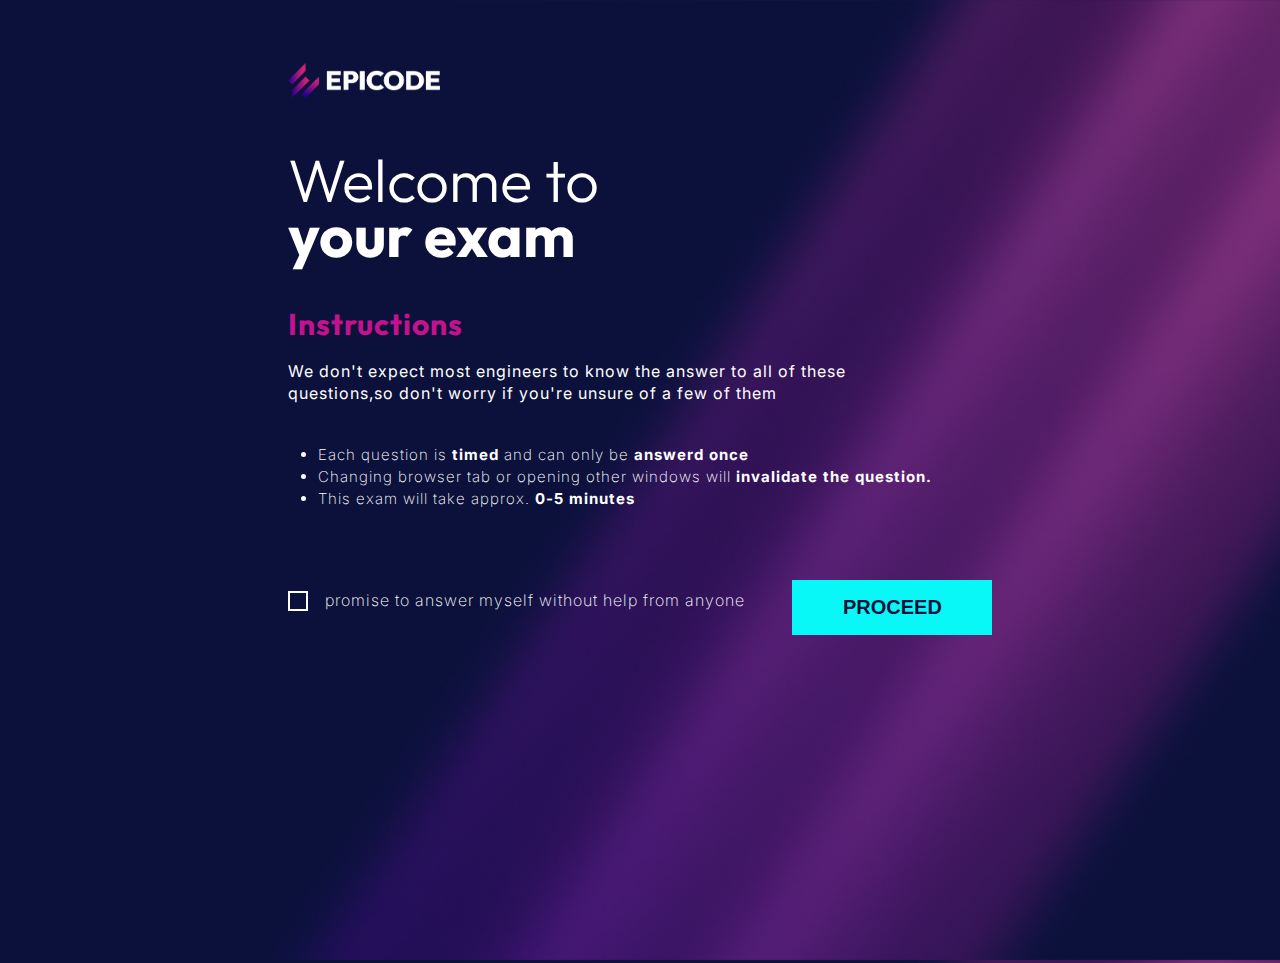
<file: index.html>
<!DOCTYPE html>
<html lang="en">
  <head>
    <meta charset="UTF-8" />
    <meta http-equiv="X-UA-Compatible" content="IE=edge" />
    <meta name="viewport" content="width=device-width, initial-scale=1.0" />
    <link rel="stylesheet" href="./css-file/style.css" />

    <link rel="preconnect" href="https://fonts.googleapis.com" />
    <link rel="preconnect" href="https://fonts.gstatic.com" crossorigin />
    <link
      href="https://fonts.googleapis.com/css2?family=Inter:wght@100;200;300;400;500;600&family=Outfit:wght@100;200;300;400;500;600;700;800;900&display=swap"
      rel="stylesheet"
    />

    <title>Home Page</title>
  </head>
  <body>
    <div class="container">
      <div class="header">
        <div class="logo">
          <a href="./index.html"
            ><img id="logoImg" src="./assets/epicode_logo.png" alt=""
          /></a>
        </div>
        <div class="content">
          <h1>Welcome to</h1>
          <h2>your exam</h2>
        </div>
        <div class="textContent">
          <h3>Instructions</h3>
          <p>
            We don't expect most engineers to know the answer to all of these<br />
            questions,so don't worry if you're unsure of a few of them
          </p>
          <ul>
            <li>
              Each question is <span>timed </span>and can only be
              <span>answerd once</span>
            </li>
            <li>
              Changing browser tab or opening other windows will
              <span>invalidate the question.</span>
            </li>
            <li>This exam will take approx. <span>0-5 minutes</span></li>
          </ul>
        </div>
        <div class="footerPart">
          <p>
            <input id="check-box" type="checkbox" />
            <label>
              <span class="custom-checkbox"></span
              ><span id="checkbocText">
                promise to answer myself without help from anyone</span
              >
            </label>
            <!-- <input type="checkbox" name="" id="checkBox" /> I promise to answer
            myself without help from anyone -->
          </p>
          <button id="prceedBtn"><a href="./benchmark.html">PROCEED</a></button>
        </div>
      </div>
    </div>
    <script type="text/javascript" src="./javascript-file/index.js"></script>
  </body>
</html>
</file>
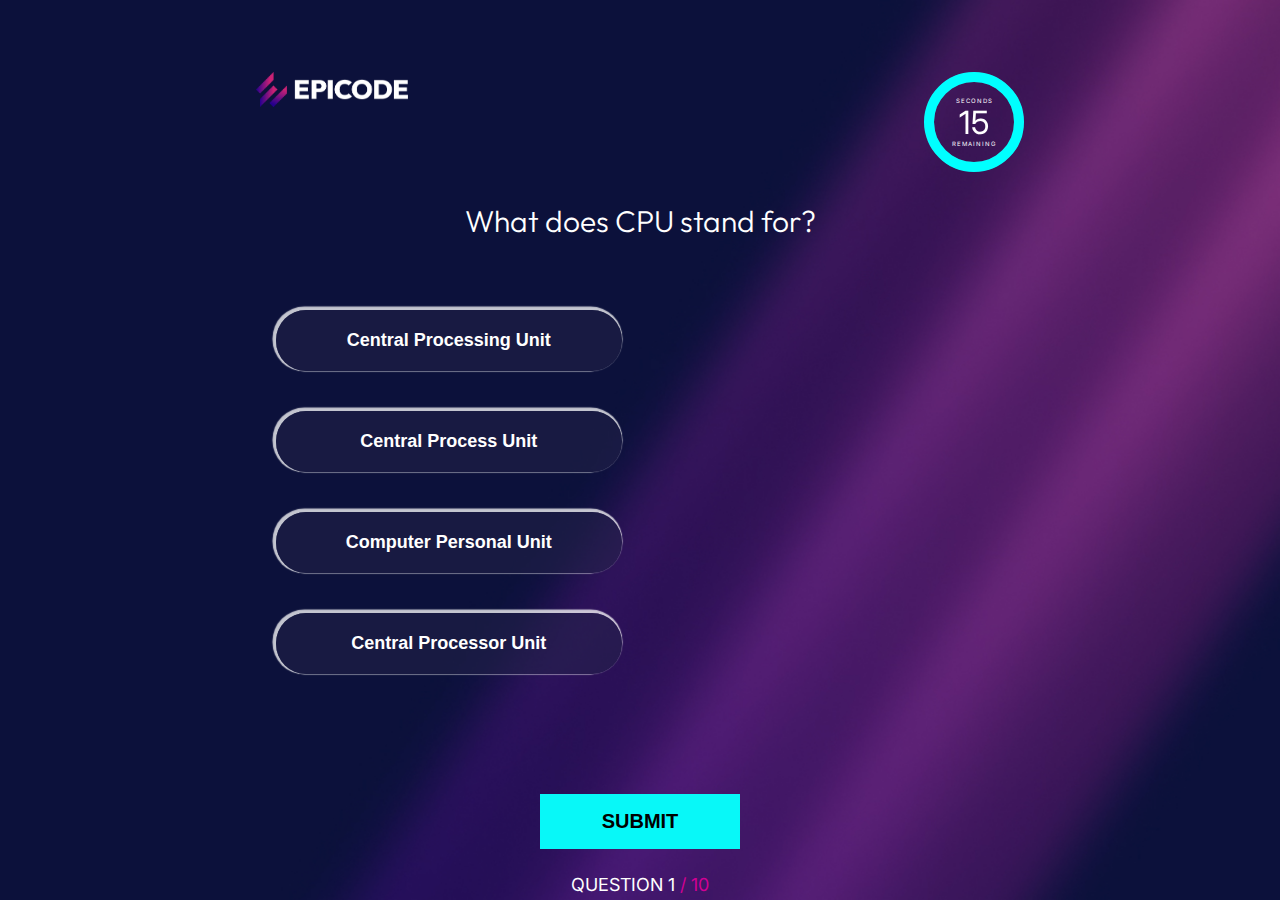
<file: benchmark.html>
<!DOCTYPE html>
<html lang="en">
  <head>
    <meta charset="UTF-8" />
    <meta http-equiv="X-UA-Compatible" content="IE=edge" />
    <meta name="viewport" content="width=device-width, initial-scale=1.0" />
    <link rel="stylesheet" href="./css-file/benchmark.css" />

    <link rel="preconnect" href="https://fonts.googleapis.com" />
    <link rel="preconnect" href="https://fonts.gstatic.com" crossorigin />
    <link
      href="https://fonts.googleapis.com/css2?family=Inter:wght@100;200;300;400;500;600&family=Outfit:wght@100;200;300;400;500;600;700;800;900&display=swap"
      rel="stylesheet"
    />
    <title>Benchmark</title>
  </head>
  <body>
    <div class="container">
      <div class="logo">
        <a href="./index.html"
          ><img id="logoImg" src="./assets/epicode_logo.png" alt=""
        /></a>
      </div>
      <div id="timerContainer">
        <span id="seconds">SECONDS</span>
        <span id="remaining">REMAINING</span>
        <div id="app"></div>
      </div>
      <div id="questions-container"></div>

      <div class="footerContainer">
        <button id="submitBtn">SUBMIT</button>
        <button class="display-not" id="proceedBtn">
          <a href="./result.html">PROCEED</a>
        </button>
        <p id="question-count">
          QUESTION <span id="questionNumber">1</span
          ><span id="questionTotal"> / 10</span>
        </p>
      </div>
    </div>

    <script src="./javascript-file/benchmark.js"></script>
  </body>
</html>
</file>
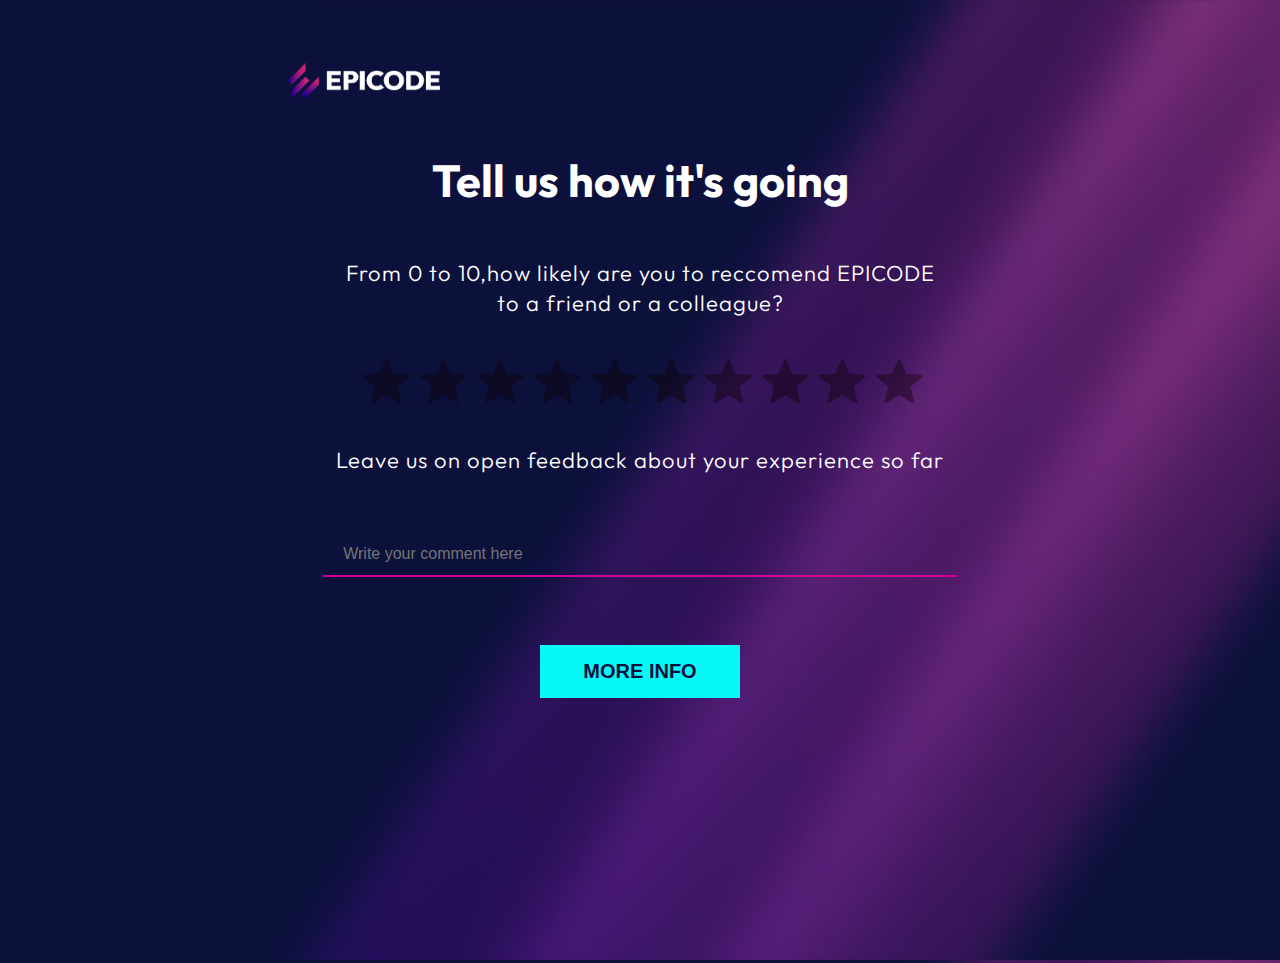
<file: feedback-page.html>
<!DOCTYPE html>
<html lang="en">
  <head>
    <meta charset="UTF-8" />
    <meta http-equiv="X-UA-Compatible" content="IE=edge" />
    <meta name="viewport" content="width=device-width, initial-scale=1.0" />
    <link rel="stylesheet" href="./feedback-page.css" />

    <link rel="preconnect" href="https://fonts.googleapis.com" />
    <link rel="preconnect" href="https://fonts.gstatic.com" crossorigin />
    <link
      href="https://fonts.googleapis.com/css2?family=Inter:wght@100;200;300;400;500;600&family=Outfit:wght@100;200;300;400;500;600;700;800;900&display=swap"
      rel="stylesheet"
    />

    <title>Benchmark-app</title>
  </head>
  <body>
    <div class="container">
      <div class="header">
        <div class="logo">
          <img id="logoImg" src="./assets/epicode_logo.png" alt="" />
        </div>
        <div class="content">
          <h2>Tell us how it's going</h2>
        </div>
        <div class="textContent">
          <p>
            From 0 to 10,how likely are you to reccomend EPICODE<br />
            to a friend or a colleague?
          </p>
          <ul class="starIcons">
            <li class="icon">
              <svg
                id="star"
                width="47"
                height="46"
                viewBox="0 0 47 46"
                fill="none"
                xmlns="http://www.w3.org/2000/svg"
              >
                <path
                  class="singleStar"
                  d="M22.2044 1.55551C22.6143 0.569963 24.0104 0.569964 24.4203 1.55552L29.9874 14.9402C30.1602 15.3557 30.5509 15.6396 30.9994 15.6756L45.4494 16.834C46.5134 16.9193 46.9448 18.2471 46.1341 18.9415L35.1248 28.3722C34.7831 28.6649 34.6338 29.1242 34.7382 29.5619L38.1018 43.6626C38.3494 44.7009 37.2199 45.5215 36.309 44.9651L23.9379 37.4089C23.5538 37.1743 23.0709 37.1743 22.6868 37.4089L10.3157 44.9651C9.40478 45.5215 8.27528 44.7009 8.52295 43.6626L11.8865 29.5619C11.9909 29.1242 11.8416 28.6649 11.4999 28.3722L0.490575 18.9415C-0.320069 18.2471 0.111362 16.9193 1.17535 16.834L15.6253 15.6756C16.0738 15.6396 16.4645 15.3557 16.6374 14.9402L22.2044 1.55551Z"
                  fill="rgba(14, 0, 0, 0.388)"
                />
              </svg>
            </li>
            <li class="icon">
              <svg
                id="star"
                width="47"
                height="46"
                viewBox="0 0 47 46"
                fill="none"
                xmlns="http://www.w3.org/2000/svg"
              >
                <path
                  class="singleStar"
                  d="M22.2044 1.55551C22.6143 0.569963 24.0104 0.569964 24.4203 1.55552L29.9874 14.9402C30.1602 15.3557 30.5509 15.6396 30.9994 15.6756L45.4494 16.834C46.5134 16.9193 46.9448 18.2471 46.1341 18.9415L35.1248 28.3722C34.7831 28.6649 34.6338 29.1242 34.7382 29.5619L38.1018 43.6626C38.3494 44.7009 37.2199 45.5215 36.309 44.9651L23.9379 37.4089C23.5538 37.1743 23.0709 37.1743 22.6868 37.4089L10.3157 44.9651C9.40478 45.5215 8.27528 44.7009 8.52295 43.6626L11.8865 29.5619C11.9909 29.1242 11.8416 28.6649 11.4999 28.3722L0.490575 18.9415C-0.320069 18.2471 0.111362 16.9193 1.17535 16.834L15.6253 15.6756C16.0738 15.6396 16.4645 15.3557 16.6374 14.9402L22.2044 1.55551Z"
                  fill="rgba(14, 0, 0, 0.388)"
                />
              </svg>
            </li>
            <li class="icon">
              <svg
                id="star"
                width="47"
                height="46"
                viewBox="0 0 47 46"
                fill="none"
                xmlns="http://www.w3.org/2000/svg"
              >
                <path
                  class="singleStar"
                  d="M22.2044 1.55551C22.6143 0.569963 24.0104 0.569964 24.4203 1.55552L29.9874 14.9402C30.1602 15.3557 30.5509 15.6396 30.9994 15.6756L45.4494 16.834C46.5134 16.9193 46.9448 18.2471 46.1341 18.9415L35.1248 28.3722C34.7831 28.6649 34.6338 29.1242 34.7382 29.5619L38.1018 43.6626C38.3494 44.7009 37.2199 45.5215 36.309 44.9651L23.9379 37.4089C23.5538 37.1743 23.0709 37.1743 22.6868 37.4089L10.3157 44.9651C9.40478 45.5215 8.27528 44.7009 8.52295 43.6626L11.8865 29.5619C11.9909 29.1242 11.8416 28.6649 11.4999 28.3722L0.490575 18.9415C-0.320069 18.2471 0.111362 16.9193 1.17535 16.834L15.6253 15.6756C16.0738 15.6396 16.4645 15.3557 16.6374 14.9402L22.2044 1.55551Z"
                  fill="rgba(14, 0, 0, 0.388)"
                />
              </svg>
            </li>
            <li class="icon">
              <svg
                id="star"
                width="47"
                height="46"
                viewBox="0 0 47 46"
                fill="none"
                xmlns="http://www.w3.org/2000/svg"
              >
                <path
                  class="singleStar"
                  d="M22.2044 1.55551C22.6143 0.569963 24.0104 0.569964 24.4203 1.55552L29.9874 14.9402C30.1602 15.3557 30.5509 15.6396 30.9994 15.6756L45.4494 16.834C46.5134 16.9193 46.9448 18.2471 46.1341 18.9415L35.1248 28.3722C34.7831 28.6649 34.6338 29.1242 34.7382 29.5619L38.1018 43.6626C38.3494 44.7009 37.2199 45.5215 36.309 44.9651L23.9379 37.4089C23.5538 37.1743 23.0709 37.1743 22.6868 37.4089L10.3157 44.9651C9.40478 45.5215 8.27528 44.7009 8.52295 43.6626L11.8865 29.5619C11.9909 29.1242 11.8416 28.6649 11.4999 28.3722L0.490575 18.9415C-0.320069 18.2471 0.111362 16.9193 1.17535 16.834L15.6253 15.6756C16.0738 15.6396 16.4645 15.3557 16.6374 14.9402L22.2044 1.55551Z"
                  fill="rgba(14, 0, 0, 0.388)"
                />
              </svg>
            </li>
            <li class="icon">
              <svg
                id="star"
                width="47"
                height="46"
                viewBox="0 0 47 46"
                fill="none"
                xmlns="http://www.w3.org/2000/svg"
              >
                <path
                  class="singleStar"
                  d="M22.2044 1.55551C22.6143 0.569963 24.0104 0.569964 24.4203 1.55552L29.9874 14.9402C30.1602 15.3557 30.5509 15.6396 30.9994 15.6756L45.4494 16.834C46.5134 16.9193 46.9448 18.2471 46.1341 18.9415L35.1248 28.3722C34.7831 28.6649 34.6338 29.1242 34.7382 29.5619L38.1018 43.6626C38.3494 44.7009 37.2199 45.5215 36.309 44.9651L23.9379 37.4089C23.5538 37.1743 23.0709 37.1743 22.6868 37.4089L10.3157 44.9651C9.40478 45.5215 8.27528 44.7009 8.52295 43.6626L11.8865 29.5619C11.9909 29.1242 11.8416 28.6649 11.4999 28.3722L0.490575 18.9415C-0.320069 18.2471 0.111362 16.9193 1.17535 16.834L15.6253 15.6756C16.0738 15.6396 16.4645 15.3557 16.6374 14.9402L22.2044 1.55551Z"
                  fill="rgba(14, 0, 0, 0.388)"
                />
              </svg>
            </li>
            <li class="icon">
              <svg
                id="star"
                width="47"
                height="46"
                viewBox="0 0 47 46"
                fill="none"
                xmlns="http://www.w3.org/2000/svg"
              >
                <path
                  class="singleStar"
                  d="M22.2044 1.55551C22.6143 0.569963 24.0104 0.569964 24.4203 1.55552L29.9874 14.9402C30.1602 15.3557 30.5509 15.6396 30.9994 15.6756L45.4494 16.834C46.5134 16.9193 46.9448 18.2471 46.1341 18.9415L35.1248 28.3722C34.7831 28.6649 34.6338 29.1242 34.7382 29.5619L38.1018 43.6626C38.3494 44.7009 37.2199 45.5215 36.309 44.9651L23.9379 37.4089C23.5538 37.1743 23.0709 37.1743 22.6868 37.4089L10.3157 44.9651C9.40478 45.5215 8.27528 44.7009 8.52295 43.6626L11.8865 29.5619C11.9909 29.1242 11.8416 28.6649 11.4999 28.3722L0.490575 18.9415C-0.320069 18.2471 0.111362 16.9193 1.17535 16.834L15.6253 15.6756C16.0738 15.6396 16.4645 15.3557 16.6374 14.9402L22.2044 1.55551Z"
                  fill="rgba(14, 0, 0, 0.388)"
                />
              </svg>
            </li>
            <li class="icon">
              <svg
                id="star"
                width="47"
                height="46"
                viewBox="0 0 47 46"
                fill="none"
                xmlns="http://www.w3.org/2000/svg"
              >
                <path
                  class="singleStar"
                  d="M22.2044 1.55551C22.6143 0.569963 24.0104 0.569964 24.4203 1.55552L29.9874 14.9402C30.1602 15.3557 30.5509 15.6396 30.9994 15.6756L45.4494 16.834C46.5134 16.9193 46.9448 18.2471 46.1341 18.9415L35.1248 28.3722C34.7831 28.6649 34.6338 29.1242 34.7382 29.5619L38.1018 43.6626C38.3494 44.7009 37.2199 45.5215 36.309 44.9651L23.9379 37.4089C23.5538 37.1743 23.0709 37.1743 22.6868 37.4089L10.3157 44.9651C9.40478 45.5215 8.27528 44.7009 8.52295 43.6626L11.8865 29.5619C11.9909 29.1242 11.8416 28.6649 11.4999 28.3722L0.490575 18.9415C-0.320069 18.2471 0.111362 16.9193 1.17535 16.834L15.6253 15.6756C16.0738 15.6396 16.4645 15.3557 16.6374 14.9402L22.2044 1.55551Z"
                  fill="rgba(14, 0, 0, 0.388)"
                />
              </svg>
            </li>
            <li class="icon">
              <svg
                id="star"
                width="47"
                height="46"
                viewBox="0 0 47 46"
                fill="none"
                xmlns="http://www.w3.org/2000/svg"
              >
                <path
                  class="singleStar"
                  d="M22.2044 1.55551C22.6143 0.569963 24.0104 0.569964 24.4203 1.55552L29.9874 14.9402C30.1602 15.3557 30.5509 15.6396 30.9994 15.6756L45.4494 16.834C46.5134 16.9193 46.9448 18.2471 46.1341 18.9415L35.1248 28.3722C34.7831 28.6649 34.6338 29.1242 34.7382 29.5619L38.1018 43.6626C38.3494 44.7009 37.2199 45.5215 36.309 44.9651L23.9379 37.4089C23.5538 37.1743 23.0709 37.1743 22.6868 37.4089L10.3157 44.9651C9.40478 45.5215 8.27528 44.7009 8.52295 43.6626L11.8865 29.5619C11.9909 29.1242 11.8416 28.6649 11.4999 28.3722L0.490575 18.9415C-0.320069 18.2471 0.111362 16.9193 1.17535 16.834L15.6253 15.6756C16.0738 15.6396 16.4645 15.3557 16.6374 14.9402L22.2044 1.55551Z"
                  fill="rgba(14, 0, 0, 0.388)"
                />
              </svg>
            </li>
            <li class="icon">
              <svg
                id="star"
                width="47"
                height="46"
                viewBox="0 0 47 46"
                fill="none"
                xmlns="http://www.w3.org/2000/svg"
              >
                <path
                  class="singleStar"
                  d="M22.2044 1.55551C22.6143 0.569963 24.0104 0.569964 24.4203 1.55552L29.9874 14.9402C30.1602 15.3557 30.5509 15.6396 30.9994 15.6756L45.4494 16.834C46.5134 16.9193 46.9448 18.2471 46.1341 18.9415L35.1248 28.3722C34.7831 28.6649 34.6338 29.1242 34.7382 29.5619L38.1018 43.6626C38.3494 44.7009 37.2199 45.5215 36.309 44.9651L23.9379 37.4089C23.5538 37.1743 23.0709 37.1743 22.6868 37.4089L10.3157 44.9651C9.40478 45.5215 8.27528 44.7009 8.52295 43.6626L11.8865 29.5619C11.9909 29.1242 11.8416 28.6649 11.4999 28.3722L0.490575 18.9415C-0.320069 18.2471 0.111362 16.9193 1.17535 16.834L15.6253 15.6756C16.0738 15.6396 16.4645 15.3557 16.6374 14.9402L22.2044 1.55551Z"
                  fill="rgba(14, 0, 0, 0.388)"
                />
              </svg>
            </li>
            <li class="icon">
              <svg
                id="star"
                width="47"
                height="46"
                viewBox="0 0 47 46"
                fill="none"
                xmlns="http://www.w3.org/2000/svg"
              >
                <path
                  class="singleStar"
                  d="M22.2044 1.55551C22.6143 0.569963 24.0104 0.569964 24.4203 1.55552L29.9874 14.9402C30.1602 15.3557 30.5509 15.6396 30.9994 15.6756L45.4494 16.834C46.5134 16.9193 46.9448 18.2471 46.1341 18.9415L35.1248 28.3722C34.7831 28.6649 34.6338 29.1242 34.7382 29.5619L38.1018 43.6626C38.3494 44.7009 37.2199 45.5215 36.309 44.9651L23.9379 37.4089C23.5538 37.1743 23.0709 37.1743 22.6868 37.4089L10.3157 44.9651C9.40478 45.5215 8.27528 44.7009 8.52295 43.6626L11.8865 29.5619C11.9909 29.1242 11.8416 28.6649 11.4999 28.3722L0.490575 18.9415C-0.320069 18.2471 0.111362 16.9193 1.17535 16.834L15.6253 15.6756C16.0738 15.6396 16.4645 15.3557 16.6374 14.9402L22.2044 1.55551Z"
                  fill="rgba(14, 0, 0, 0.388)"
                />
              </svg>
            </li>
          </ul>
          <p>Leave us on open feedback about your experience so far</p>
        </div>
        <div class="commentDiv">
          <input
            id="commentText"
            type="text"
            placeholder="Write your comment here"
          />
        </div>
        <div class="footerPart">
          <button id="prceedBtn">
            <a href="https://epicode.com/it/">MORE INFO</a>
          </button>
        </div>
      </div>
    </div>
    <script>
      // add colors to stars
      let stars = document.querySelectorAll(".singleStar");
      //   console.log(stars);
      //   let starValue = [];
      //   console.log(starValue);
      //   let sum = 0;
      //   for (let j = 0; j < starValue.length; j++) {
      //     sum += starValue[j];
      //   }
      //   console.log(sum);

      for (let i = 0; i < stars.length; i++) {
        const singleStar = star[i];
        singleStar.addEventListener("click", function (event) {
          //   console.log([i]);
          for (let index = 0; index <= i; index++) {
            stars[index].style.fill = "#00ffff";
            stars[index].style.transition = "1.5s ease-in-out";

            //console.log([index]);
            // starValue.push(index);
          }
        });
      }

      //   alert("Thank for your " + [starValue + 1] + " stars feedback");
    </script>
  </body>
</html>
</file>
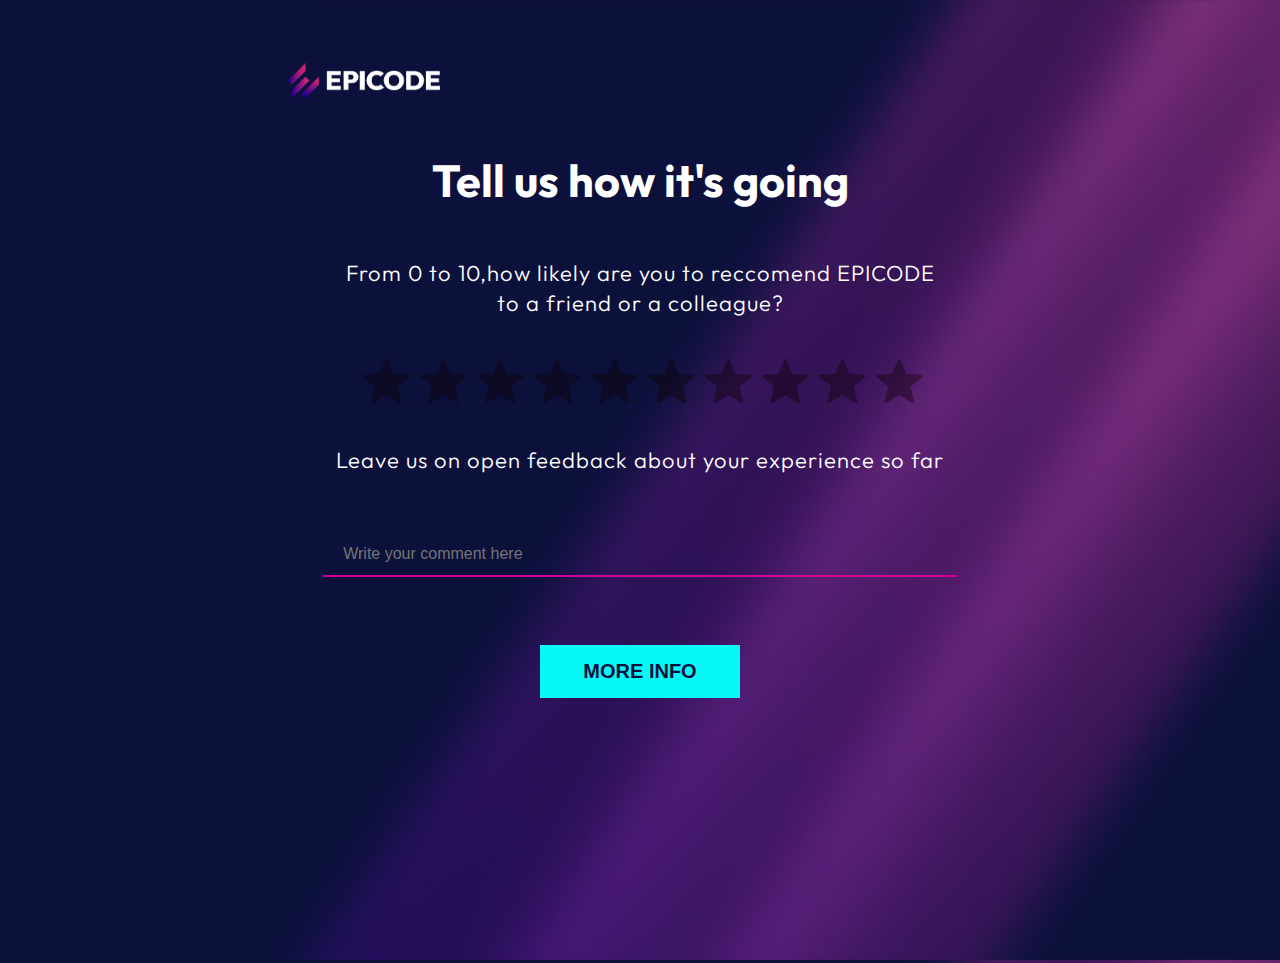
<file: feedback..html>
<!DOCTYPE html>
<html lang="en">
  <head>
    <meta charset="UTF-8" />
    <meta http-equiv="X-UA-Compatible" content="IE=edge" />
    <meta name="viewport" content="width=device-width, initial-scale=1.0" />
    <link rel="stylesheet" href="./css-file/feedback.css" />

    <link rel="preconnect" href="https://fonts.googleapis.com" />
    <link rel="preconnect" href="https://fonts.gstatic.com" crossorigin />
    <link
      href="https://fonts.googleapis.com/css2?family=Inter:wght@100;200;300;400;500;600&family=Outfit:wght@100;200;300;400;500;600;700;800;900&display=swap"
      rel="stylesheet"
    />

    <title>Feedback Page</title>
  </head>
  <body>
    <div class="container">
      <div class="header">
        <div class="logo">
          <a href="./index.html"
            ><img id="logoImg" src="./assets/epicode_logo.png" alt=""
          /></a>
        </div>
        <div class="content">
          <h2>Tell us how it's going</h2>
        </div>
        <div class="textContent">
          <p>
            From 0 to 10,how likely are you to reccomend EPICODE<br />
            to a friend or a colleague?
          </p>
          <ul class="starIcons">
            <li class="icon">
              <svg
                id="star"
                width="47"
                height="46"
                viewBox="0 0 47 46"
                fill="none"
                xmlns="http://www.w3.org/2000/svg"
              >
                <path
                  class="singleStar"
                  d="M22.2044 1.55551C22.6143 0.569963 24.0104 0.569964 24.4203 1.55552L29.9874 14.9402C30.1602 15.3557 30.5509 15.6396 30.9994 15.6756L45.4494 16.834C46.5134 16.9193 46.9448 18.2471 46.1341 18.9415L35.1248 28.3722C34.7831 28.6649 34.6338 29.1242 34.7382 29.5619L38.1018 43.6626C38.3494 44.7009 37.2199 45.5215 36.309 44.9651L23.9379 37.4089C23.5538 37.1743 23.0709 37.1743 22.6868 37.4089L10.3157 44.9651C9.40478 45.5215 8.27528 44.7009 8.52295 43.6626L11.8865 29.5619C11.9909 29.1242 11.8416 28.6649 11.4999 28.3722L0.490575 18.9415C-0.320069 18.2471 0.111362 16.9193 1.17535 16.834L15.6253 15.6756C16.0738 15.6396 16.4645 15.3557 16.6374 14.9402L22.2044 1.55551Z"
                  fill="rgba(14, 0, 0, 0.388)"
                />
              </svg>
            </li>
            <li class="icon">
              <svg
                id="star"
                width="47"
                height="46"
                viewBox="0 0 47 46"
                fill="none"
                xmlns="http://www.w3.org/2000/svg"
              >
                <path
                  class="singleStar"
                  d="M22.2044 1.55551C22.6143 0.569963 24.0104 0.569964 24.4203 1.55552L29.9874 14.9402C30.1602 15.3557 30.5509 15.6396 30.9994 15.6756L45.4494 16.834C46.5134 16.9193 46.9448 18.2471 46.1341 18.9415L35.1248 28.3722C34.7831 28.6649 34.6338 29.1242 34.7382 29.5619L38.1018 43.6626C38.3494 44.7009 37.2199 45.5215 36.309 44.9651L23.9379 37.4089C23.5538 37.1743 23.0709 37.1743 22.6868 37.4089L10.3157 44.9651C9.40478 45.5215 8.27528 44.7009 8.52295 43.6626L11.8865 29.5619C11.9909 29.1242 11.8416 28.6649 11.4999 28.3722L0.490575 18.9415C-0.320069 18.2471 0.111362 16.9193 1.17535 16.834L15.6253 15.6756C16.0738 15.6396 16.4645 15.3557 16.6374 14.9402L22.2044 1.55551Z"
                  fill="rgba(14, 0, 0, 0.388)"
                />
              </svg>
            </li>
            <li class="icon">
              <svg
                id="star"
                width="47"
                height="46"
                viewBox="0 0 47 46"
                fill="none"
                xmlns="http://www.w3.org/2000/svg"
              >
                <path
                  class="singleStar"
                  d="M22.2044 1.55551C22.6143 0.569963 24.0104 0.569964 24.4203 1.55552L29.9874 14.9402C30.1602 15.3557 30.5509 15.6396 30.9994 15.6756L45.4494 16.834C46.5134 16.9193 46.9448 18.2471 46.1341 18.9415L35.1248 28.3722C34.7831 28.6649 34.6338 29.1242 34.7382 29.5619L38.1018 43.6626C38.3494 44.7009 37.2199 45.5215 36.309 44.9651L23.9379 37.4089C23.5538 37.1743 23.0709 37.1743 22.6868 37.4089L10.3157 44.9651C9.40478 45.5215 8.27528 44.7009 8.52295 43.6626L11.8865 29.5619C11.9909 29.1242 11.8416 28.6649 11.4999 28.3722L0.490575 18.9415C-0.320069 18.2471 0.111362 16.9193 1.17535 16.834L15.6253 15.6756C16.0738 15.6396 16.4645 15.3557 16.6374 14.9402L22.2044 1.55551Z"
                  fill="rgba(14, 0, 0, 0.388)"
                />
              </svg>
            </li>
            <li class="icon">
              <svg
                id="star"
                width="47"
                height="46"
                viewBox="0 0 47 46"
                fill="none"
                xmlns="http://www.w3.org/2000/svg"
              >
                <path
                  class="singleStar"
                  d="M22.2044 1.55551C22.6143 0.569963 24.0104 0.569964 24.4203 1.55552L29.9874 14.9402C30.1602 15.3557 30.5509 15.6396 30.9994 15.6756L45.4494 16.834C46.5134 16.9193 46.9448 18.2471 46.1341 18.9415L35.1248 28.3722C34.7831 28.6649 34.6338 29.1242 34.7382 29.5619L38.1018 43.6626C38.3494 44.7009 37.2199 45.5215 36.309 44.9651L23.9379 37.4089C23.5538 37.1743 23.0709 37.1743 22.6868 37.4089L10.3157 44.9651C9.40478 45.5215 8.27528 44.7009 8.52295 43.6626L11.8865 29.5619C11.9909 29.1242 11.8416 28.6649 11.4999 28.3722L0.490575 18.9415C-0.320069 18.2471 0.111362 16.9193 1.17535 16.834L15.6253 15.6756C16.0738 15.6396 16.4645 15.3557 16.6374 14.9402L22.2044 1.55551Z"
                  fill="rgba(14, 0, 0, 0.388)"
                />
              </svg>
            </li>
            <li class="icon">
              <svg
                id="star"
                width="47"
                height="46"
                viewBox="0 0 47 46"
                fill="none"
                xmlns="http://www.w3.org/2000/svg"
              >
                <path
                  class="singleStar"
                  d="M22.2044 1.55551C22.6143 0.569963 24.0104 0.569964 24.4203 1.55552L29.9874 14.9402C30.1602 15.3557 30.5509 15.6396 30.9994 15.6756L45.4494 16.834C46.5134 16.9193 46.9448 18.2471 46.1341 18.9415L35.1248 28.3722C34.7831 28.6649 34.6338 29.1242 34.7382 29.5619L38.1018 43.6626C38.3494 44.7009 37.2199 45.5215 36.309 44.9651L23.9379 37.4089C23.5538 37.1743 23.0709 37.1743 22.6868 37.4089L10.3157 44.9651C9.40478 45.5215 8.27528 44.7009 8.52295 43.6626L11.8865 29.5619C11.9909 29.1242 11.8416 28.6649 11.4999 28.3722L0.490575 18.9415C-0.320069 18.2471 0.111362 16.9193 1.17535 16.834L15.6253 15.6756C16.0738 15.6396 16.4645 15.3557 16.6374 14.9402L22.2044 1.55551Z"
                  fill="rgba(14, 0, 0, 0.388)"
                />
              </svg>
            </li>
            <li class="icon">
              <svg
                id="star"
                width="47"
                height="46"
                viewBox="0 0 47 46"
                fill="none"
                xmlns="http://www.w3.org/2000/svg"
              >
                <path
                  class="singleStar"
                  d="M22.2044 1.55551C22.6143 0.569963 24.0104 0.569964 24.4203 1.55552L29.9874 14.9402C30.1602 15.3557 30.5509 15.6396 30.9994 15.6756L45.4494 16.834C46.5134 16.9193 46.9448 18.2471 46.1341 18.9415L35.1248 28.3722C34.7831 28.6649 34.6338 29.1242 34.7382 29.5619L38.1018 43.6626C38.3494 44.7009 37.2199 45.5215 36.309 44.9651L23.9379 37.4089C23.5538 37.1743 23.0709 37.1743 22.6868 37.4089L10.3157 44.9651C9.40478 45.5215 8.27528 44.7009 8.52295 43.6626L11.8865 29.5619C11.9909 29.1242 11.8416 28.6649 11.4999 28.3722L0.490575 18.9415C-0.320069 18.2471 0.111362 16.9193 1.17535 16.834L15.6253 15.6756C16.0738 15.6396 16.4645 15.3557 16.6374 14.9402L22.2044 1.55551Z"
                  fill="rgba(14, 0, 0, 0.388)"
                />
              </svg>
            </li>
            <li class="icon">
              <svg
                id="star"
                width="47"
                height="46"
                viewBox="0 0 47 46"
                fill="none"
                xmlns="http://www.w3.org/2000/svg"
              >
                <path
                  class="singleStar"
                  d="M22.2044 1.55551C22.6143 0.569963 24.0104 0.569964 24.4203 1.55552L29.9874 14.9402C30.1602 15.3557 30.5509 15.6396 30.9994 15.6756L45.4494 16.834C46.5134 16.9193 46.9448 18.2471 46.1341 18.9415L35.1248 28.3722C34.7831 28.6649 34.6338 29.1242 34.7382 29.5619L38.1018 43.6626C38.3494 44.7009 37.2199 45.5215 36.309 44.9651L23.9379 37.4089C23.5538 37.1743 23.0709 37.1743 22.6868 37.4089L10.3157 44.9651C9.40478 45.5215 8.27528 44.7009 8.52295 43.6626L11.8865 29.5619C11.9909 29.1242 11.8416 28.6649 11.4999 28.3722L0.490575 18.9415C-0.320069 18.2471 0.111362 16.9193 1.17535 16.834L15.6253 15.6756C16.0738 15.6396 16.4645 15.3557 16.6374 14.9402L22.2044 1.55551Z"
                  fill="rgba(14, 0, 0, 0.388)"
                />
              </svg>
            </li>
            <li class="icon">
              <svg
                id="star"
                width="47"
                height="46"
                viewBox="0 0 47 46"
                fill="none"
                xmlns="http://www.w3.org/2000/svg"
              >
                <path
                  class="singleStar"
                  d="M22.2044 1.55551C22.6143 0.569963 24.0104 0.569964 24.4203 1.55552L29.9874 14.9402C30.1602 15.3557 30.5509 15.6396 30.9994 15.6756L45.4494 16.834C46.5134 16.9193 46.9448 18.2471 46.1341 18.9415L35.1248 28.3722C34.7831 28.6649 34.6338 29.1242 34.7382 29.5619L38.1018 43.6626C38.3494 44.7009 37.2199 45.5215 36.309 44.9651L23.9379 37.4089C23.5538 37.1743 23.0709 37.1743 22.6868 37.4089L10.3157 44.9651C9.40478 45.5215 8.27528 44.7009 8.52295 43.6626L11.8865 29.5619C11.9909 29.1242 11.8416 28.6649 11.4999 28.3722L0.490575 18.9415C-0.320069 18.2471 0.111362 16.9193 1.17535 16.834L15.6253 15.6756C16.0738 15.6396 16.4645 15.3557 16.6374 14.9402L22.2044 1.55551Z"
                  fill="rgba(14, 0, 0, 0.388)"
                />
              </svg>
            </li>
            <li class="icon">
              <svg
                id="star"
                width="47"
                height="46"
                viewBox="0 0 47 46"
                fill="none"
                xmlns="http://www.w3.org/2000/svg"
              >
                <path
                  class="singleStar"
                  d="M22.2044 1.55551C22.6143 0.569963 24.0104 0.569964 24.4203 1.55552L29.9874 14.9402C30.1602 15.3557 30.5509 15.6396 30.9994 15.6756L45.4494 16.834C46.5134 16.9193 46.9448 18.2471 46.1341 18.9415L35.1248 28.3722C34.7831 28.6649 34.6338 29.1242 34.7382 29.5619L38.1018 43.6626C38.3494 44.7009 37.2199 45.5215 36.309 44.9651L23.9379 37.4089C23.5538 37.1743 23.0709 37.1743 22.6868 37.4089L10.3157 44.9651C9.40478 45.5215 8.27528 44.7009 8.52295 43.6626L11.8865 29.5619C11.9909 29.1242 11.8416 28.6649 11.4999 28.3722L0.490575 18.9415C-0.320069 18.2471 0.111362 16.9193 1.17535 16.834L15.6253 15.6756C16.0738 15.6396 16.4645 15.3557 16.6374 14.9402L22.2044 1.55551Z"
                  fill="rgba(14, 0, 0, 0.388)"
                />
              </svg>
            </li>
            <li class="icon">
              <svg
                id="star"
                width="47"
                height="46"
                viewBox="0 0 47 46"
                fill="none"
                xmlns="http://www.w3.org/2000/svg"
              >
                <path
                  class="singleStar"
                  d="M22.2044 1.55551C22.6143 0.569963 24.0104 0.569964 24.4203 1.55552L29.9874 14.9402C30.1602 15.3557 30.5509 15.6396 30.9994 15.6756L45.4494 16.834C46.5134 16.9193 46.9448 18.2471 46.1341 18.9415L35.1248 28.3722C34.7831 28.6649 34.6338 29.1242 34.7382 29.5619L38.1018 43.6626C38.3494 44.7009 37.2199 45.5215 36.309 44.9651L23.9379 37.4089C23.5538 37.1743 23.0709 37.1743 22.6868 37.4089L10.3157 44.9651C9.40478 45.5215 8.27528 44.7009 8.52295 43.6626L11.8865 29.5619C11.9909 29.1242 11.8416 28.6649 11.4999 28.3722L0.490575 18.9415C-0.320069 18.2471 0.111362 16.9193 1.17535 16.834L15.6253 15.6756C16.0738 15.6396 16.4645 15.3557 16.6374 14.9402L22.2044 1.55551Z"
                  fill="rgba(14, 0, 0, 0.388)"
                />
              </svg>
            </li>
          </ul>
          <p>Leave us on open feedback about your experience so far</p>
        </div>
        <div class="commentDiv">
          <input
            id="commentText"
            type="text"
            placeholder="Write your comment here"
          />
        </div>
        <div class="footerPart">
          <button id="prceedBtn">
            <a href="https://epicode.com/it/">MORE INFO</a>
          </button>
        </div>
      </div>
    </div>
    <script src="./javascript-file/feedback.js"></script>
  </body>
</html>
</file>
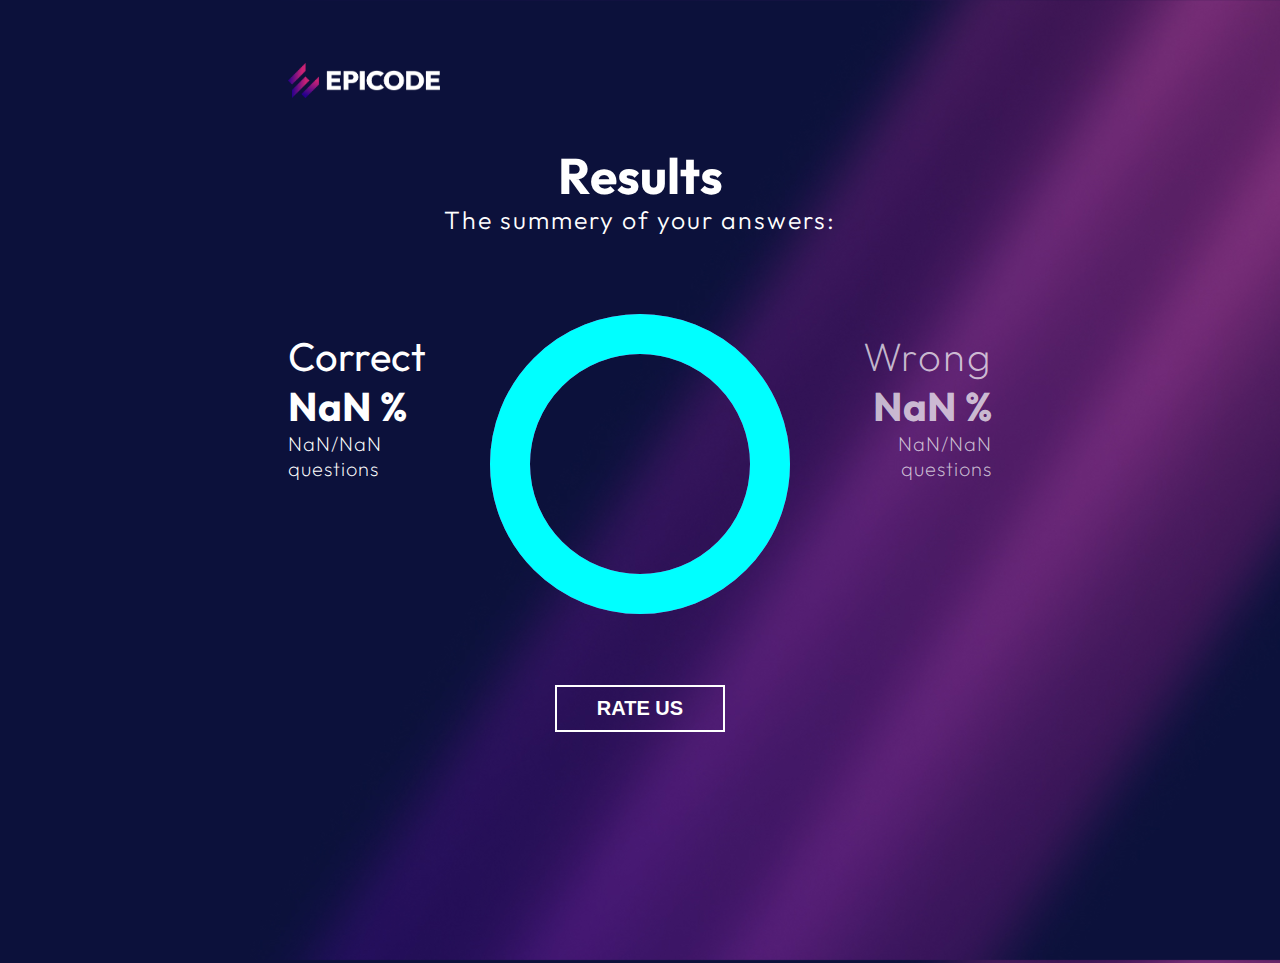
<file: result.html>
<!DOCTYPE html>
<html lang="en">
  <head>
    <meta charset="UTF-8" />
    <meta http-equiv="X-UA-Compatible" content="IE=edge" />
    <meta name="viewport" content="width=device-width, initial-scale=1.0" />
    <link rel="stylesheet" href="./css-file/result.css" />
    <link rel="preconnect" href="https://fonts.googleapis.com" />
    <link rel="preconnect" href="https://fonts.gstatic.com" crossorigin />
    <link
      href="https://fonts.googleapis.com/css2?family=Inter:wght@100;200;300;400;500;600&family=Outfit:wght@100;200;300;400;500;600;700;800;900&display=swap"
      rel="stylesheet"
    />
    <title>Result Page</title>
  </head>
  <body>
    <div class="container">
      <div class="header">
        <div class="logo">
          <a href="./index.html"
            ><img id="logoImg" src="./assets/epicode_logo.png" alt=""
          /></a>
        </div>
        <div class="content">
          <h1>Results</h1>
          <h4>The summery of your answers:</h4>
        </div>
        <div class="textContent">
          <div class="leftDiv">
            <h2>Correct</h2>
            <h2 id="correctPresentage">66.7%</h2>
            <h5 id="rightCount">4/6 questions</h5>
          </div>
          <div class="centerDiv">
            <div class="progressBar">
              <svg width="300" height="300">
                <circle r="130" cx="150" cy="150" class="track"></circle>
                <circle r="130" cx="150" cy="150" class="progress"></circle>
              </svg>
            </div>
            <div class="footerPart">
              <button id="prceedBtn">
                <a href="./feedback..html">RATE US</a>
              </button>
            </div>
            <!-- <input
              id="calPresentage"
              type="text"
              placeholder="CORRECT ANSWER NO."
            /> -->
          </div>
          <div class="rightDiv">
            <h2>Wrong</h2>
            <h2 id="wrongPresentage">33.3%</h2>
            <h5 id="wrongCount">2/6 questions</h5>
          </div>
        </div>
      </div>
    </div>
    <script src="./javascript-file/result.js"></script>
  </body>
</html>
</file>
<file: css-file/style.css>
* {
  margin: 0;
  padding: 0;
}
body {
  background-image: url("../assets/bg.jpg");
  width: 100%;
  height: 100vh;
  position: relative;
  /* font-family: 'Inter', sans-serif; */
  /* font-family: 'Outfit', sans-serif; */
  background-size: cover;
}
.display-not {
  display: none;
}
/* main container */
.container {
  width: 55%;
  height: 100vh;
  /* background-color: aqua;  */
  position: relative;
  margin: 0 auto;
  top: 7vh;
}
/* logo div */
.logo {
  height: 40px;
  margin-bottom: 50px;
}
#logoImg {
  height: 35px;
}
.content {
  color: white;
  line-height: 55px;
}
h1 {
  font-weight: 300;
  font-size: 60px;
  /* font-family: 'Inter', sans-serif; */
  font-family: "Outfit", sans-serif;
}
h2 {
  font-weight: bold;
  font-size: 60px;
  /* font-family: 'Inter', sans-serif; */
  font-family: "Outfit", sans-serif;
}
.textContent {
  margin-top: 50px;
  color: white;
  line-height: 22px;
}
.textContent p {
  margin-top: 25px;
  letter-spacing: 1px;
  font-family: "Inter", sans-serif;
}
h3 {
  color: #c2128d;
  font-size: 30px;
  top: 20px;
  letter-spacing: 1px;
  font-family: "Outfit", sans-serif;
}

ul {
  margin-top: 10px;
  padding: 30px;
}
ul span {
  font-weight: bold;
  font-family: "Inter", sans-serif;
}
li {
  font-size: 15px;
  font-weight: 200;
  letter-spacing: 1px;
  font-family: "Inter", sans-serif;
}
.footerPart {
  display: flex;
  justify-content: space-between;
  position: relative;
  top: 50px;
  width: 100%;
  margin: 0 auto;
  color: white;
  font-family: "Inter", sans-serif;
  letter-spacing: 1px;
  font-weight: 200;
}

#prceedBtn {
  padding: 15px 40px;
  font-size: 20px;
  font-weight: bold;
  background-color: rgb(8, 248, 248);
  border: none;
  width: 200px;
  height: 55px;
  margin-top: -10px;
}
#prceedBtn a {
  position: relative;
  text-decoration: none;
  color: #0b113b;
  padding-top: 16px;
  padding-bottom: 16px;
  padding-left: 51px;
  padding-right:51px;
  cursor: default;
  left: -40px;
}
.disable-pointer{
  pointer-events: none;
}

#prceedBtn:hover {
  box-shadow: rgba(50, 204, 243, 0.973) 2px 2px 29px 0px;
  transition: box-shadow 0.3s ease-in;
}

[type="checkbox"] {
  height:24px;
  width:24px;
  opacity: 0;
  position: absolute;
  align-items: center;
}

.custom-checkbox {
  min-width: 1rem;
  min-height: 1rem;
  margin-right: 0.75em;
  border: 2px solid currentColor;
  display: inline-block;
  margin-bottom: -5px;
  cursor: pointer;
}

[type="checkbox"]:checked + label .custom-checkbox {
  border-color: rgb(255, 255, 255);
  background: rgb(255, 255, 255);
  box-shadow: inset 0 0 0 2px white;
}
/* #checkbocText{
    padding-bottom: 15px;
} */
</file>
<file: css-file/benchmark.css>
* {
  margin: 0;
  padding: 0;
}
body {
  background-image: url("../assets/bg.jpg");
  width: 100%;
  height: 100vh;
  position: relative;
  font-family: "Inter", sans-serif;
  background-size: cover;
  overflow: hidden;
}
.display-not {
  display: none;
}
.container {
  width: 60%;
  max-height: 100%;
  /* background-color: aqua;  */
  position: relative;
  margin: 0 auto;
  top: 8vh;
}

.logo {
  height: 100px;
}
#logoImg {
  height: 35px;
  top: 5%;
}
/* timer */

#timerContainer {
  right: 0%;
  top: 0%;
  position: absolute;
  width: 100px;
  height: 100px;
}

.base-timer {
  position: relative;
  width: 100px;
  height: 100px;
}

.base-timer__svg {
  transform: scaleX(-1);
}

.base-timer__circle {
  fill: none;
  stroke: none;
}

.base-timer__path-elapsed {
  stroke-width: 10px;
  stroke: rgba(128, 128, 128, 0.304);
}

.base-timer__path-remaining {
  stroke-width: 10px;
  /* stroke-linecap: round; */
  /* transform: rotate(90deg); */
  transform: rotateY(-180deg) rotateZ(90deg);
  transform-origin: center;
  transition: 1s linear all;
  fill-rule: nonzero;
  stroke: currentColor;
}

.base-timer__path-remaining.green {
  color: #00ffff;
}

.base-timer__path-remaining.orange {
  color: #00ffff;
}

.base-timer__path-remaining.red {
  color: #00ffff;
}

.base-timer__label {
  position: absolute;
  width: 100px;
  height: 100px;
  top: 0;
  display: flex;
  align-items: center;
  justify-content: center;
  font-size: 32px;
  color: white;
}
#seconds {
  position: absolute;
  font-size: 6px;
  color: white;
  margin: 0;
  left: 0;
  right: 0;
  text-align: center;
  top: 25%;
  letter-spacing: 1px;
}
#remaining {
  position: absolute;
  font-size: 6px;
  color: white;
  margin: 0;
  left: 0;
  right: 0;
  text-align: center;
  top: 68%;
  letter-spacing: 1px;
}
/* timer */

/* question container */
.question-container {
  margin-top: 30px;
  position: relative;
  width: 100%;
  height: auto;
  text-align: center;
}
.question-style {
  margin-top: 30px;
  text-align: center;
  margin-bottom: 50px;
  font-weight: 300;
  font-size: 30px;
  color: white;
  font-family: "Outfit", sans-serif;
}
/* .questionContainer h1 {
  font-weight: bold;
  font-size: 50px;
  color: white;
  font-family: "Outfit", sans-serif;
} */

.optionContainer {
  margin-top: 30px;
  width: 100%;
  height: auto;

  /* background-color: #00ffff; */
}
.optionContainer button {
  margin: 20px;
  justify-content: space-between;
  /* background-color: #00ffff; */
}
.btn {
  margin: 20px;
  width: 45%;
  padding: 20px 20px;
  border: none;
  border-radius: 30px;
  display: inline;
  color: white;
  font-size: 18px;
  font-weight: bold;
  background-color: #24234a88;
  box-shadow: rgba(255, 255, 255, 0.758) -1.5px -1.5px 1px 2px;
}
.btn:hover {
  background: linear-gradient(
    174deg,
    rgba(210, 0, 147, 1) 25%,
    rgba(144, 0, 128, 1) 64%
  );
}
#proceedBtn {
  position: absolute;
  margin: auto;
  left: 0;
  right: 0;
  font-size: 20px;
  font-weight: bold;
  background-color: rgb(8, 248, 248);
  border: none;
  width: 200px;
  height: 55px;
  text-decoration: none;
}
#proceedBtn a {
  text-decoration: none;
  color: #0b113b;
  padding-left: 51px;
  padding-right: 51px;
  padding-top: 15px;
  padding-bottom: 15px;
  cursor: default;
}

#submitBtn {
  position: absolute;
  margin: auto;
  left: 0;
  right: 0;
  font-size: 20px;
  font-weight: bold;
  background-color: rgb(8, 248, 248);
  border: none;
  width: 200px;
  height: 55px;
}
#submitBtn:hover {
  box-shadow: rgba(50, 204, 243, 0.973) 2px 2px 29px 0px;
  transition: box-shadow 0.3s ease-in;
}
#proceedBtn:hover {
  box-shadow: rgba(50, 204, 243, 0.973) 2px 2px 29px 0px;
  transition: box-shadow 0.3s ease-in;
}
.selected {
  background: linear-gradient(
    174deg,
    rgba(210, 0, 147, 1) 25%,
    rgba(144, 0, 128, 1) 64%
  );
}

/* footer Container */
.footerContainer {
  position: relative;
  text-align: center;
  color: white;
  font-size: 18px;
  bottom: -20%;
  top: 100px;
}
.footerContainer p {
  text-align: center;
  position: absolute;
  margin: auto;
  top: 80px;

  left: 0;
  right: 0;
}
#questionNumber {
  color: white;
}
#questionTotal {
  color: #d20094;
}

/* INVISIBLE CLASS */
.hidden {
  display: none;
}
</file>
<file: feedback-page.css>
* {
  margin: 0;
  padding: 0;
}
body {
  background-image: url("./assets/bg.jpg");
  width: 100%;
  height: 100vh;
  position: relative;
  /* font-family: 'Inter', sans-serif; */
  /* font-family: 'Outfit', sans-serif; */
  background-size: cover;
  overflow: hidden;
}
.display-not {
  display: none;
}
/* main container */
.container {
  width: 55%;
  height: 100vh;
  /* background-color: aqua;  */
  position: relative;
  margin: 0 auto;
  top: 7vh;
}

/* logo div */
.logo {
  height: 40px;
  margin-bottom: 50px;
}
#logoImg {
  height: 35px;
}
.content {
  color: white;
  line-height: 55px;
  text-align: center;
}

h2 {
  font-weight: bold;
  font-size: 45px;
  /* font-family: 'Inter', sans-serif; */
  font-family: "Outfit", sans-serif;
}
.textContent {
  margin-top: 50px;
  color: white;
  line-height: 22px;
}
.textContent p:nth-child(1) {
  text-align: center;
  margin-top: 25px;
  letter-spacing: 1px;
  font-family: "Outfit", sans-serif;
  font-size: 22px;
  line-height: 30px;
  font-weight: 300;
}
.textContent p:last-child {
  text-align: center;
  margin-top: 35px;
  letter-spacing: 1px;
  font-family: "Outfit", sans-serif;
  font-size: 22px;
  line-height: 30px;
  font-weight: 300;
  color: rgb(255, 255, 255);
}
.starIcons {
  width: 80%;
  position: relative;
  margin: 0 auto;
  left: 0;
  right: 0;
  display: flex;
  text-align: center;
  top: 20px;
  margin-bottom: 20px;
}
.starIcons li {
  list-style: none;
  padding: 20px 5px 20px 5px;
  position: relative;
  margin: 0 auto;
  left: 0;
  right: 0;
}
.singleStar {
  cursor: pointer;
}
.singleStar:hover {
  cursor: pointer;
  fill: #00ffff;
  transition: 0.6s ease-in;
}

.starColor {
  fill: #00ffff;
}
.commentDiv {
  width: 100%;
  margin-top: 50px;
  text-align: center;
}

input[type="text"],
select {
  margin: 0 auto;
  width: 90%;
  padding: 12px 20px;
  margin: 8px 0;
  display: inline-block;
  border: none;
  border-bottom: 2px solid #d20094;
  box-sizing: border-box;
  background-color: transparent;
}
input[type="text"],
select:active {
  outline: none;
  color: white;
  font-size: 16px;
}
.footerPart {
  display: flex;
  justify-content: space-between;
  position: relative;
  top: 50px;
  width: 100%;
  margin: 0 auto;
  color: white;
  font-family: "Inter", sans-serif;
  letter-spacing: 1px;
  font-weight: 200;
}

#prceedBtn {
  position: relative;
  margin: auto;
  left: 0;
  right: 0;
  padding: 15px 40px;
  font-size: 20px;
  font-weight: bold;
  background-color: rgb(8, 248, 248);
  border: none;
  width: 200px;
  margin-top: 10px;
}
#prceedBtn a {
  text-decoration: none;
  color: #0b113b;
}
#prceedBtn:hover {
  box-shadow: rgba(50, 204, 243, 0.973) 2px 2px 29px 0px;
  transition: box-shadow 0.3s ease-in;
}
</file>
<file: css-file/feedback.css>
* {
  margin: 0;
  padding: 0;
}
body {
  background-image: url("../assets/bg.jpg");
  width: 100%;
  height: 100vh;
  position: relative;
  /* font-family: 'Inter', sans-serif; */
  /* font-family: 'Outfit', sans-serif; */
  background-size: cover;
  overflow: hidden;
}
.display-not {
  display: none;
}
/* main container */
.container {
  width: 55%;
  height: 100vh;
  /* background-color: aqua;  */
  position: relative;
  margin: 0 auto;
  top: 7vh;
}

/* logo div */
.logo {
  height: 40px;
  margin-bottom: 50px;
}
#logoImg {
  height: 35px;
}
.content {
  color: white;
  line-height: 55px;
  text-align: center;
}

h2 {
  font-weight: bold;
  font-size: 45px;
  /* font-family: 'Inter', sans-serif; */
  font-family: "Outfit", sans-serif;
}
.textContent {
  margin-top: 50px;
  color: white;
  line-height: 22px;
}
.textContent p:nth-child(1) {
  text-align: center;
  margin-top: 25px;
  letter-spacing: 1px;
  font-family: "Outfit", sans-serif;
  font-size: 22px;
  line-height: 30px;
  font-weight: 300;
}
.textContent p:last-child {
  text-align: center;
  margin-top: 35px;
  letter-spacing: 1px;
  font-family: "Outfit", sans-serif;
  font-size: 22px;
  line-height: 30px;
  font-weight: 300;
  color: rgb(255, 255, 255);
}
.starIcons {
  width: 80%;
  position: relative;
  margin: 0 auto;
  left: 0;
  right: 0;
  display: flex;
  text-align: center;
  top: 20px;
  margin-bottom: 20px;
}
.starIcons li {
  list-style: none;
  padding: 20px 5px 20px 5px;
  position: relative;
  margin: 0 auto;
  left: 0;
  right: 0;
}
.singleStar {
  cursor: pointer;
}
.singleStar:hover {
  cursor: pointer;
  fill: #00ffff;
  transition: 0.6s ease-in;
}

.starColor {
  fill: #00ffff;
}
.commentDiv {
  width: 100%;
  margin-top: 50px;
  text-align: center;
}

input[type="text"],
select {
  margin: 0 auto;
  width: 90%;
  padding: 12px 20px;
  margin: 8px 0;
  display: inline-block;
  border: none;
  border-bottom: 2px solid #d20094;
  box-sizing: border-box;
  background-color: transparent;
}
input[type="text"],
select:active {
  outline: none;
  color: white;
  font-size: 16px;
}
.footerPart {
  display: flex;
  justify-content: space-between;
  position: relative;
  top: 50px;
  width: 100%;
  margin: 0 auto;
  color: white;
  font-family: "Inter", sans-serif;
  letter-spacing: 1px;
  font-weight: 200;
}

#prceedBtn {
  position: relative;
  margin: auto;
  left: 0;
  right: 0;
  padding: 15px 40px;
  font-size: 20px;
  font-weight: bold;
  background-color: rgb(8, 248, 248);
  border: none;
  width: 200px;
  margin-top: 10px;
}
#prceedBtn a {
  text-decoration: none;
  color: #0b113b;
}
#prceedBtn:hover {
  box-shadow: rgba(50, 204, 243, 0.973) 2px 2px 29px 0px;
  transition: box-shadow 0.3s ease-in;
}
</file>
<file: css-file/result.css>
* {
  margin: 0;
  padding: 0;
}
body {
  background-image: url("../assets/bg.jpg");
  width: 100%;
  height: 100vh;
  position: relative;
  font-family: "Outfit", sans-serif;
  background-size: cover;
  overflow: hidden;
}
/* main container */
.container {
  width: 55%;
  height: 100vh;
  /* background-color: aqua;  */
  position: relative;
  margin: 0 auto;
  top: 7vh;
}
/* logo div */
.logo {
  height: 40px;
  margin-bottom: 50px;
}
#logoImg {
  height: 35px;
}
.content {
  text-align: center;
  margin-top: 10px;
  color: white;
  line-height: 45px;
}
h1 {
  font-size: 50px;
}
h4 {
  font-size: 25px;
  letter-spacing: 2px;
  font-weight: 300;
}
.textContent {
  position: relative;
  width: 100%;
  height: 70vh;
  display: flex;
}
.leftDiv {
  position: relative;
  width: 25%;
  height: 100%;
  color: white;
  text-align: left;
}
.leftDiv h2:nth-child(1) {
  margin-top: 50%;
  font-size: 40px;
  font-weight: 400;
}
.leftDiv h2:nth-child(2) {
  font-size: 40px;
  font-weight: bolder;
}
.leftDiv h5 {
  letter-spacing: 1px;
  font-size: 20px;
  font-weight: 200;
}
.centerDiv {
  position: relative;
  width: 50%;
  height: 100%;
  display: grid;
  margin: 0 auto;
  /* background-color: rgb(36, 36, 171); */
}

/* progressive-bar*/
.progressBar {
  margin: auto;
  left: 0;
  right: 0;
  width: 300px;
  height: 300px;
}
svg {
  position: relative;
  margin: auto;
  left: 0;
  right: 0;
  /* border: 1px solid black; */
}
.track {
  stroke-width: 40px;
  stroke: #d20094;
  fill: none;
  height: 400px;
  width: 400px;
}

.progress {
  position: absolute;
  height: 400px;
  width: 400px;
  stroke-width: 40px;
  stroke: #00ffff;
  transform: rotate(-90deg);
  /* stroke-linecap: round; */
  /* stroke-dasharray: 0;
  stroke-dashoffset: 0; */
  stroke-dashoffset: 0;
  fill: none;
  transform-origin: center;
}
.circlAnimation {
  /* stroke-dasharray: 1000;
  stroke-dashoffset: 1000; */
  /* animation: dash 1s linear; */
  transition: stroke-dashoffset 2s ease-in;
}
@keyframes dash {
  from {
    stroke-dashoffset: 0;
  }
  to {
    stroke-dashoffset: 1000;
  }
}
/* progressive-bar*/

.rightDiv {
  color: rgba(255, 255, 255, 0.715);
  position: relative;
  width: 25%;
  height: 100%;
  text-align: right;
}
.rightDiv h2:nth-child(1) {
  margin-top: 50%;
  font-size: 40px;
  letter-spacing: 2px;
  font-weight: 200;
}
.rightDiv h2:nth-child(2) {
  font-size: 40px;
  font-weight: bolder;
}
.rightDiv h5 {
  letter-spacing: 1px;
  font-size: 20px;
  font-weight: 200;
}
.footerPart {
  text-align: center;
}
#prceedBtn {
  padding: 10px 40px;
  background-color: transparent;
  border: 2px solid white;
  color: white;
  font-size: 20px;
  font-weight: bold;
}
#prceedBtn a {
  text-decoration: none;
  color: white;
}
#prceedBtn:hover {
  box-shadow: rgba(50, 204, 243, 0.973) 0px 0px 10px 0px;
  transition: box-shadow 0.3s ease-in;
}
#calPresentage {
  padding: 5px;
  height: 20px;
  width: 150px;
  margin: auto;
  background-color: transparent;
  outline: none;
  border: none;
  border-bottom: 2px solid #d20094;
  text-align: center;
  color: white;
}
</file>
